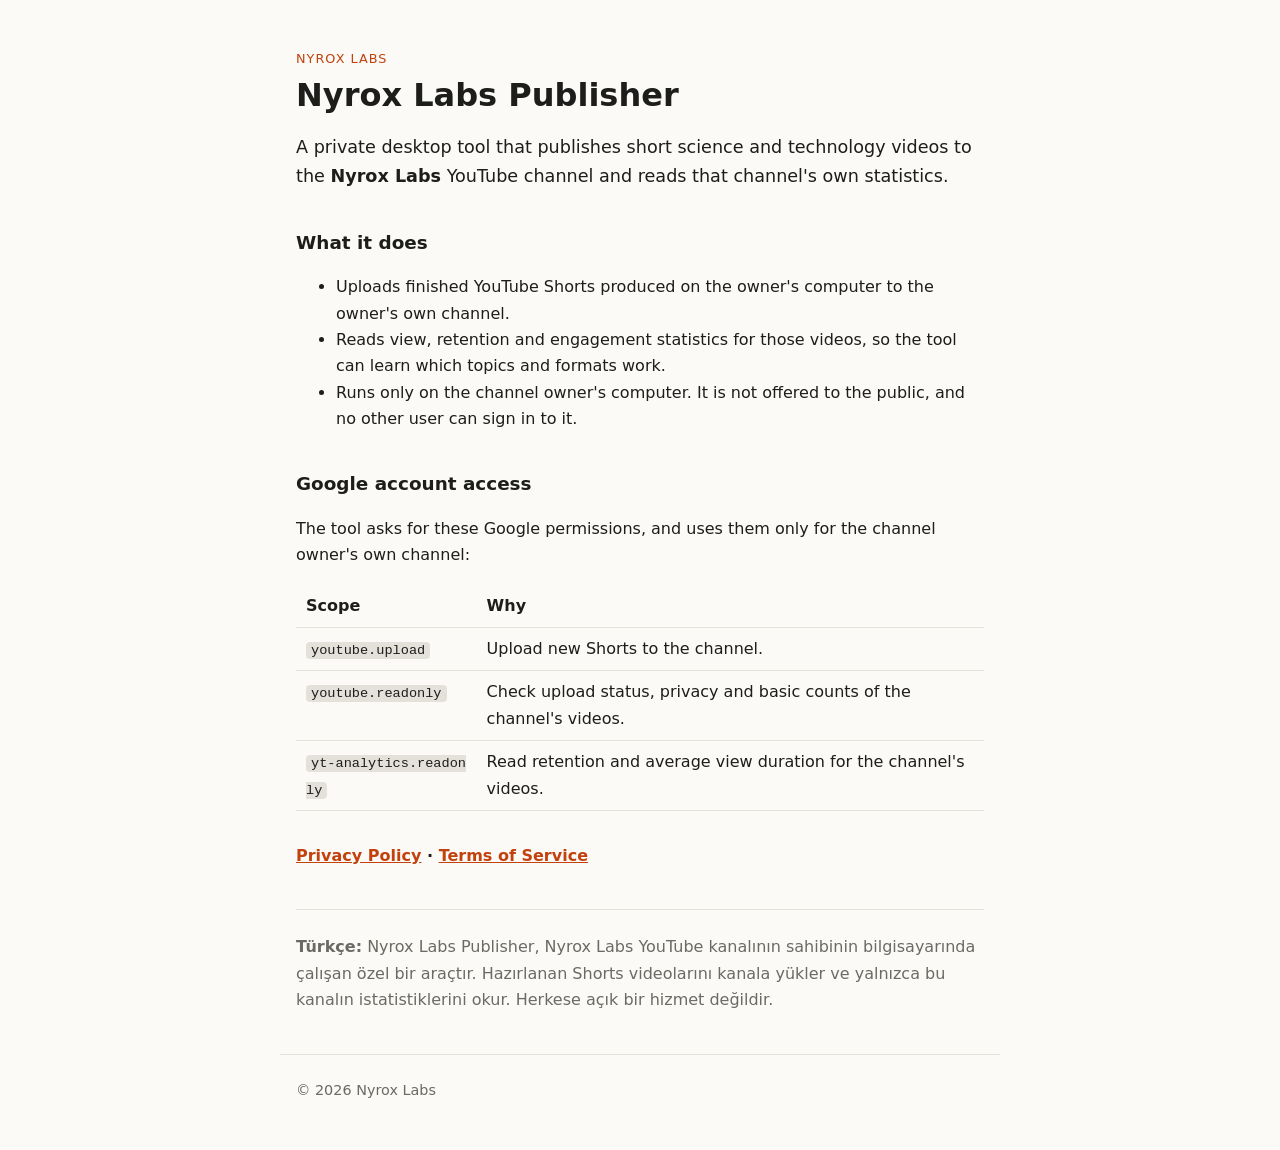
<file: index.html>
<!doctype html>
<html lang="en">
<head>
<meta charset="utf-8">
<meta name="viewport" content="width=device-width, initial-scale=1">
<title>Nyrox Labs Publisher</title>
<meta name="description" content="Nyrox Labs Publisher is a private desktop tool that uploads and measures Shorts on the Nyrox Labs YouTube channel.">
<link rel="stylesheet" href="style.css">
</head>
<body>
<main>
  <p class="eyebrow">Nyrox Labs</p>
  <h1>Nyrox Labs Publisher</h1>
  <p class="lead">A private desktop tool that publishes short science and technology videos
  to the <strong>Nyrox Labs</strong> YouTube channel and reads that channel's own statistics.</p>

  <h2>What it does</h2>
  <ul>
    <li>Uploads finished YouTube Shorts produced on the owner's computer to the owner's own channel.</li>
    <li>Reads view, retention and engagement statistics for those videos, so the tool can learn which topics and formats work.</li>
    <li>Runs only on the channel owner's computer. It is not offered to the public, and no other user can sign in to it.</li>
  </ul>

  <h2>Google account access</h2>
  <p>The tool asks for these Google permissions, and uses them only for the channel owner's own channel:</p>
  <table>
    <tr><th>Scope</th><th>Why</th></tr>
    <tr><td><code>youtube.upload</code></td><td>Upload new Shorts to the channel.</td></tr>
    <tr><td><code>youtube.readonly</code></td><td>Check upload status, privacy and basic counts of the channel's videos.</td></tr>
    <tr><td><code>yt-analytics.readonly</code></td><td>Read retention and average view duration for the channel's videos.</td></tr>
  </table>

  <p class="links"><a href="privacy.html">Privacy Policy</a> · <a href="terms.html">Terms of Service</a></p>

  <hr>
  <p lang="tr" class="tr"><strong>Türkçe:</strong> Nyrox Labs Publisher, Nyrox Labs YouTube kanalının sahibinin
  bilgisayarında çalışan özel bir araçtır. Hazırlanan Shorts videolarını kanala yükler ve yalnızca bu kanalın
  istatistiklerini okur. Herkese açık bir hizmet değildir.</p>
</main>
<footer>© 2026 Nyrox Labs</footer>
</body>
</html>
</file>
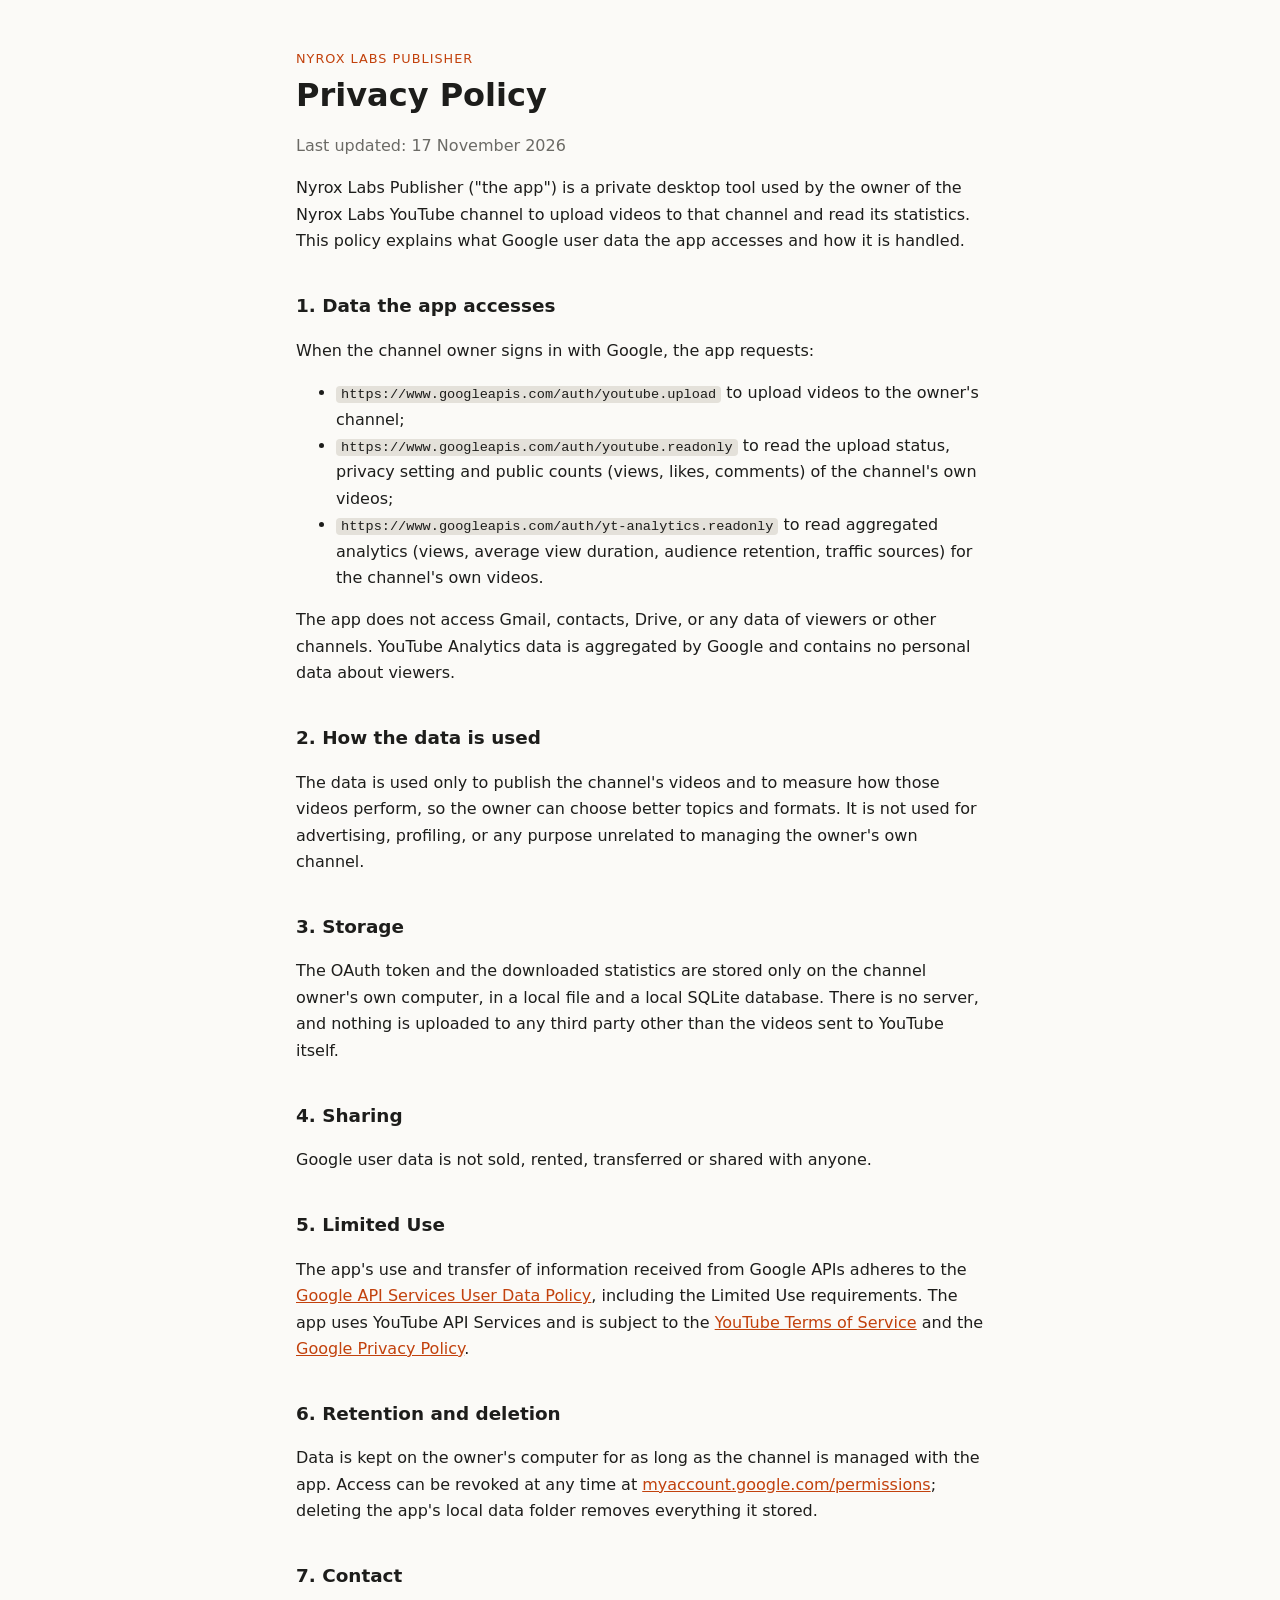
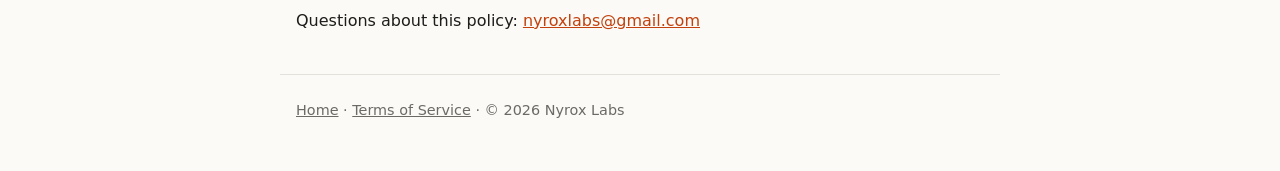
<file: privacy.html>
<!doctype html>
<html lang="en">
<head>
<meta charset="utf-8">
<meta name="viewport" content="width=device-width, initial-scale=1">
<title>Privacy Policy</title>
<link rel="stylesheet" href="style.css">
</head>
<body>
<main>
  <p class="eyebrow"><a href="index.html">Nyrox Labs Publisher</a></p>
  <h1>Privacy Policy</h1>
  <p class="meta">Last updated: 17 November 2026</p>

  <p>Nyrox Labs Publisher ("the app") is a private desktop tool used by the owner of the
  Nyrox Labs YouTube channel to upload videos to that channel and read its statistics.
  This policy explains what Google user data the app accesses and how it is handled.</p>

  <h2>1. Data the app accesses</h2>
  <p>When the channel owner signs in with Google, the app requests:</p>
  <ul>
    <li><code>https://www.googleapis.com/auth/youtube.upload</code> to upload videos to the owner's channel;</li>
    <li><code>https://www.googleapis.com/auth/youtube.readonly</code> to read the upload status, privacy setting and public counts (views, likes, comments) of the channel's own videos;</li>
    <li><code>https://www.googleapis.com/auth/yt-analytics.readonly</code> to read aggregated analytics (views, average view duration, audience retention, traffic sources) for the channel's own videos.</li>
  </ul>
  <p>The app does not access Gmail, contacts, Drive, or any data of viewers or other channels.
  YouTube Analytics data is aggregated by Google and contains no personal data about viewers.</p>

  <h2>2. How the data is used</h2>
  <p>The data is used only to publish the channel's videos and to measure how those videos perform,
  so the owner can choose better topics and formats. It is not used for advertising, profiling,
  or any purpose unrelated to managing the owner's own channel.</p>

  <h2>3. Storage</h2>
  <p>The OAuth token and the downloaded statistics are stored only on the channel owner's own computer,
  in a local file and a local SQLite database. There is no server, and nothing is uploaded to any
  third party other than the videos sent to YouTube itself.</p>

  <h2>4. Sharing</h2>
  <p>Google user data is not sold, rented, transferred or shared with anyone.</p>

  <h2>5. Limited Use</h2>
  <p>The app's use and transfer of information received from Google APIs adheres to the
  <a href="https://developers.google.com/terms/api-services-user-data-policy">Google API Services User Data Policy</a>,
  including the Limited Use requirements. The app uses YouTube API Services and is subject to the
  <a href="https://www.youtube.com/t/terms">YouTube Terms of Service</a> and the
  <a href="https://policies.google.com/privacy">Google Privacy Policy</a>.</p>

  <h2>6. Retention and deletion</h2>
  <p>Data is kept on the owner's computer for as long as the channel is managed with the app.
  Access can be revoked at any time at
  <a href="https://myaccount.google.com/permissions">myaccount.google.com/permissions</a>;
  deleting the app's local data folder removes everything it stored.</p>

  <h2>7. Contact</h2>
  <p>Questions about this policy: <a href="mailto:nyroxlabs@gmail.com">nyroxlabs@gmail.com</a></p>
</main>
<footer><a href="index.html">Home</a> · <a href="terms.html">Terms of Service</a> · © 2026 Nyrox Labs</footer>
</body>
</html>
</file>
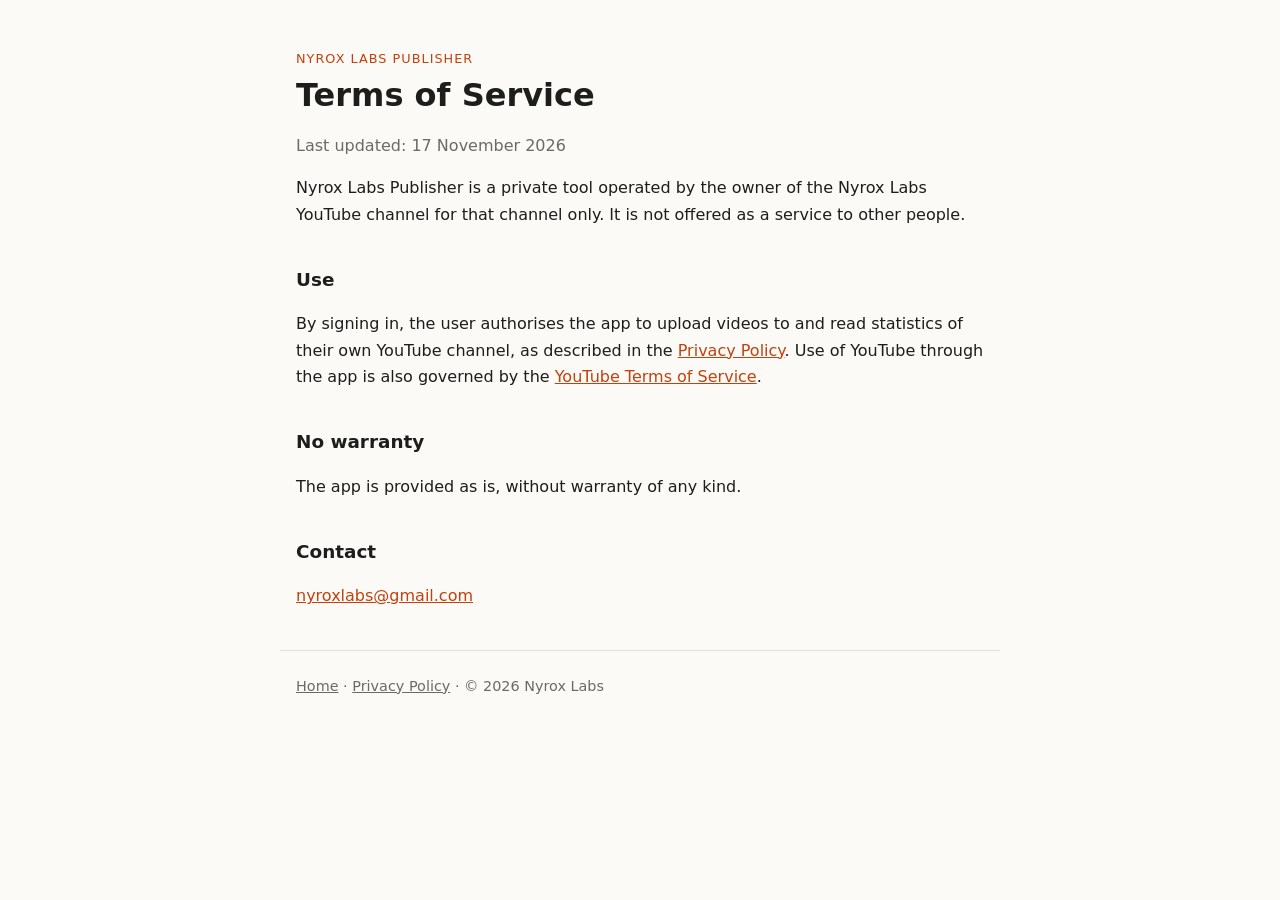
<file: terms.html>
<!doctype html>
<html lang="en">
<head>
<meta charset="utf-8">
<meta name="viewport" content="width=device-width, initial-scale=1">
<title>Terms of Service</title>
<link rel="stylesheet" href="style.css">
</head>
<body>
<main>
  <p class="eyebrow"><a href="index.html">Nyrox Labs Publisher</a></p>
  <h1>Terms of Service</h1>
  <p class="meta">Last updated: 17 November 2026</p>

  <p>Nyrox Labs Publisher is a private tool operated by the owner of the Nyrox Labs YouTube channel
  for that channel only. It is not offered as a service to other people.</p>
  <h2>Use</h2>
  <p>By signing in, the user authorises the app to upload videos to and read statistics of their own
  YouTube channel, as described in the <a href="privacy.html">Privacy Policy</a>. Use of YouTube through
  the app is also governed by the <a href="https://www.youtube.com/t/terms">YouTube Terms of Service</a>.</p>
  <h2>No warranty</h2>
  <p>The app is provided as is, without warranty of any kind.</p>
  <h2>Contact</h2>
  <p><a href="mailto:nyroxlabs@gmail.com">nyroxlabs@gmail.com</a></p>
</main>
<footer><a href="index.html">Home</a> · <a href="privacy.html">Privacy Policy</a> · © 2026 Nyrox Labs</footer>
</body>
</html>
</file>
<file: style.css>
:root{--bg:#fbfaf7;--fg:#1d1d1b;--muted:#6b6a65;--line:#e4e1da;--accent:#c2410c}
@media (prefers-color-scheme:dark){:root{--bg:#141413;--fg:#ecebe6;--muted:#9c9a92;--line:#2c2b28;--accent:#fb923c}}
*{box-sizing:border-box}
body{margin:0;background:var(--bg);color:var(--fg);font:16px/1.65 system-ui,-apple-system,"Segoe UI",sans-serif}
main{max-width:720px;margin:0 auto;padding:48px 16px 24px}
h1{font-size:2rem;line-height:1.2;margin:.2em 0 .6em}
h2{font-size:1.15rem;margin:2em 0 .5em}
.eyebrow{text-transform:uppercase;letter-spacing:.08em;font-size:.8rem;color:var(--accent);margin:0}
.eyebrow a{color:inherit;text-decoration:none}
.lead{font-size:1.1rem}
.meta,.tr,footer{color:var(--muted)}
a{color:var(--accent)}
code{font-size:.85em;background:var(--line);padding:1px 5px;border-radius:4px;word-break:break-all}
table{border-collapse:collapse;width:100%;margin:.5em 0}
th,td{text-align:left;padding:8px 10px;border-bottom:1px solid var(--line);vertical-align:top}
hr{border:0;border-top:1px solid var(--line);margin:2.5em 0 1.5em}
.links{margin-top:2em;font-weight:600}
footer{max-width:720px;margin:0 auto;padding:24px 16px 48px;font-size:.9rem;border-top:1px solid var(--line)}
footer a{color:inherit}
</file>
